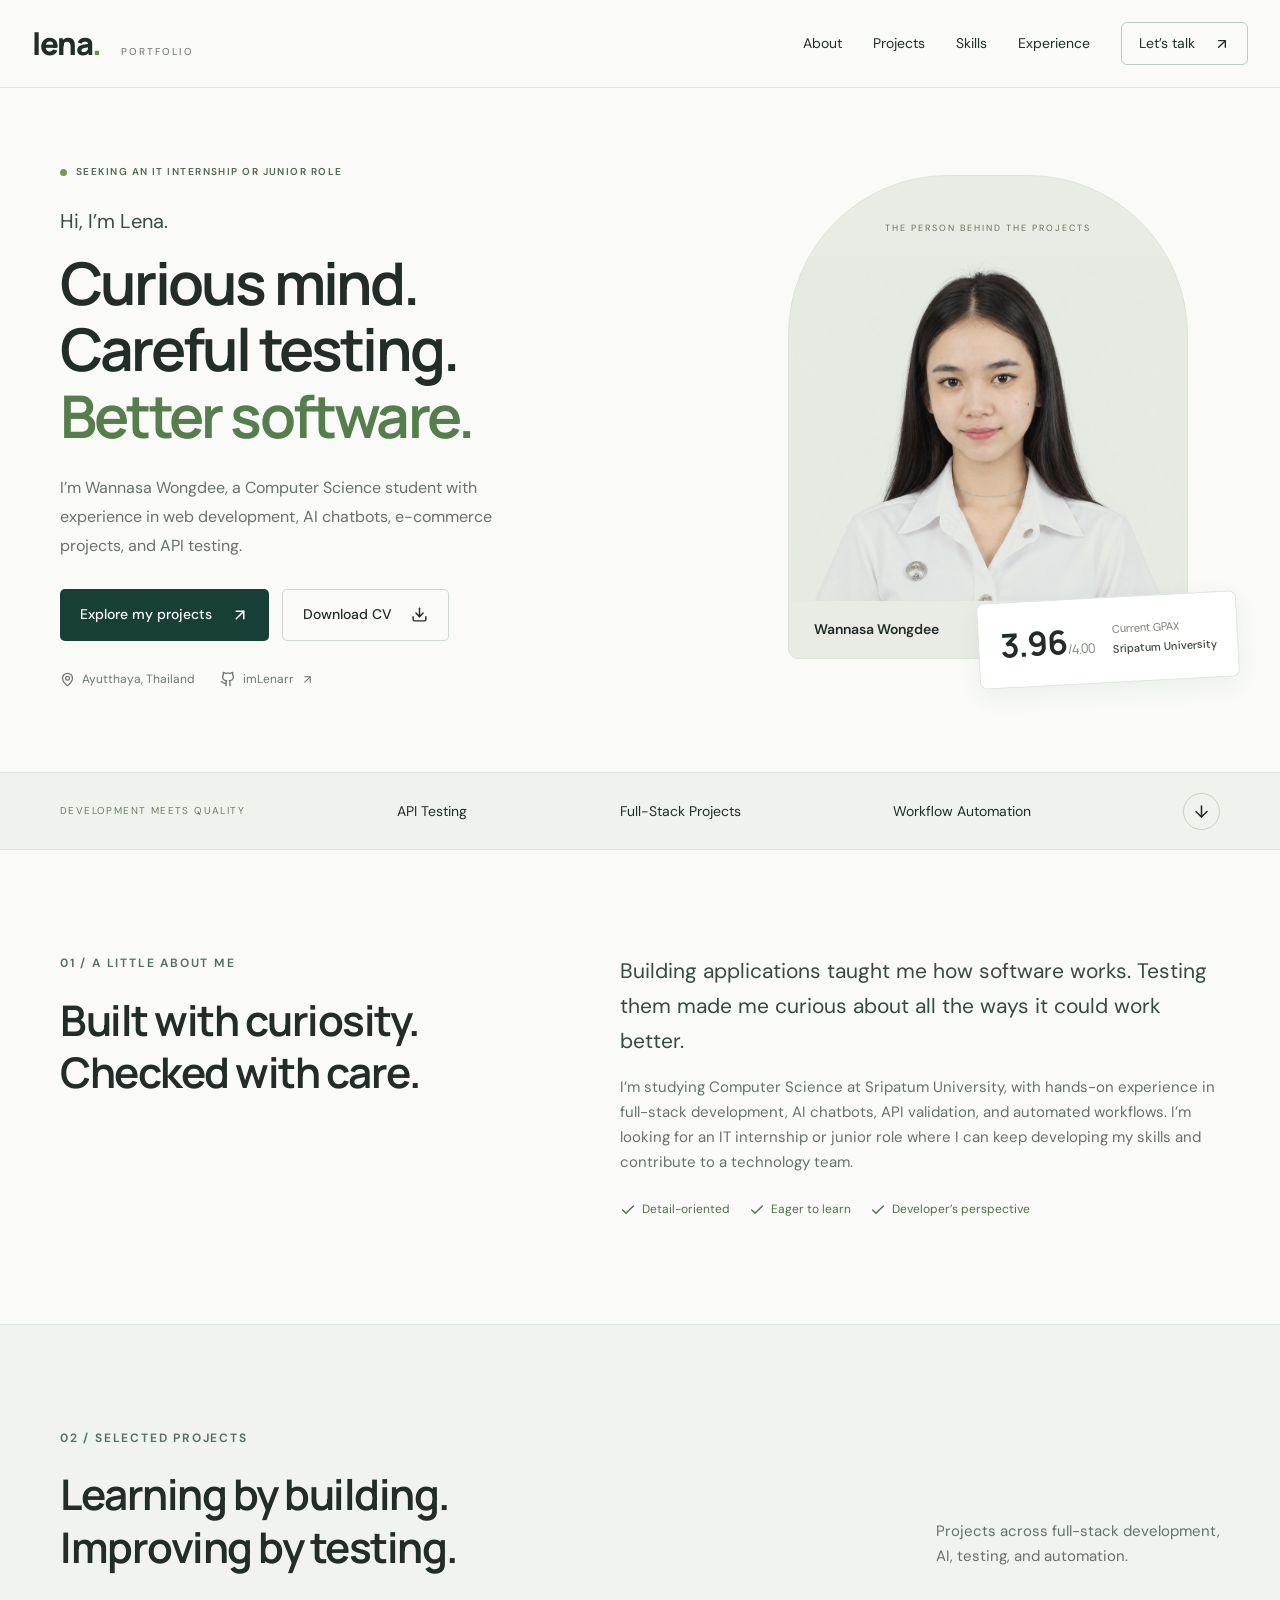
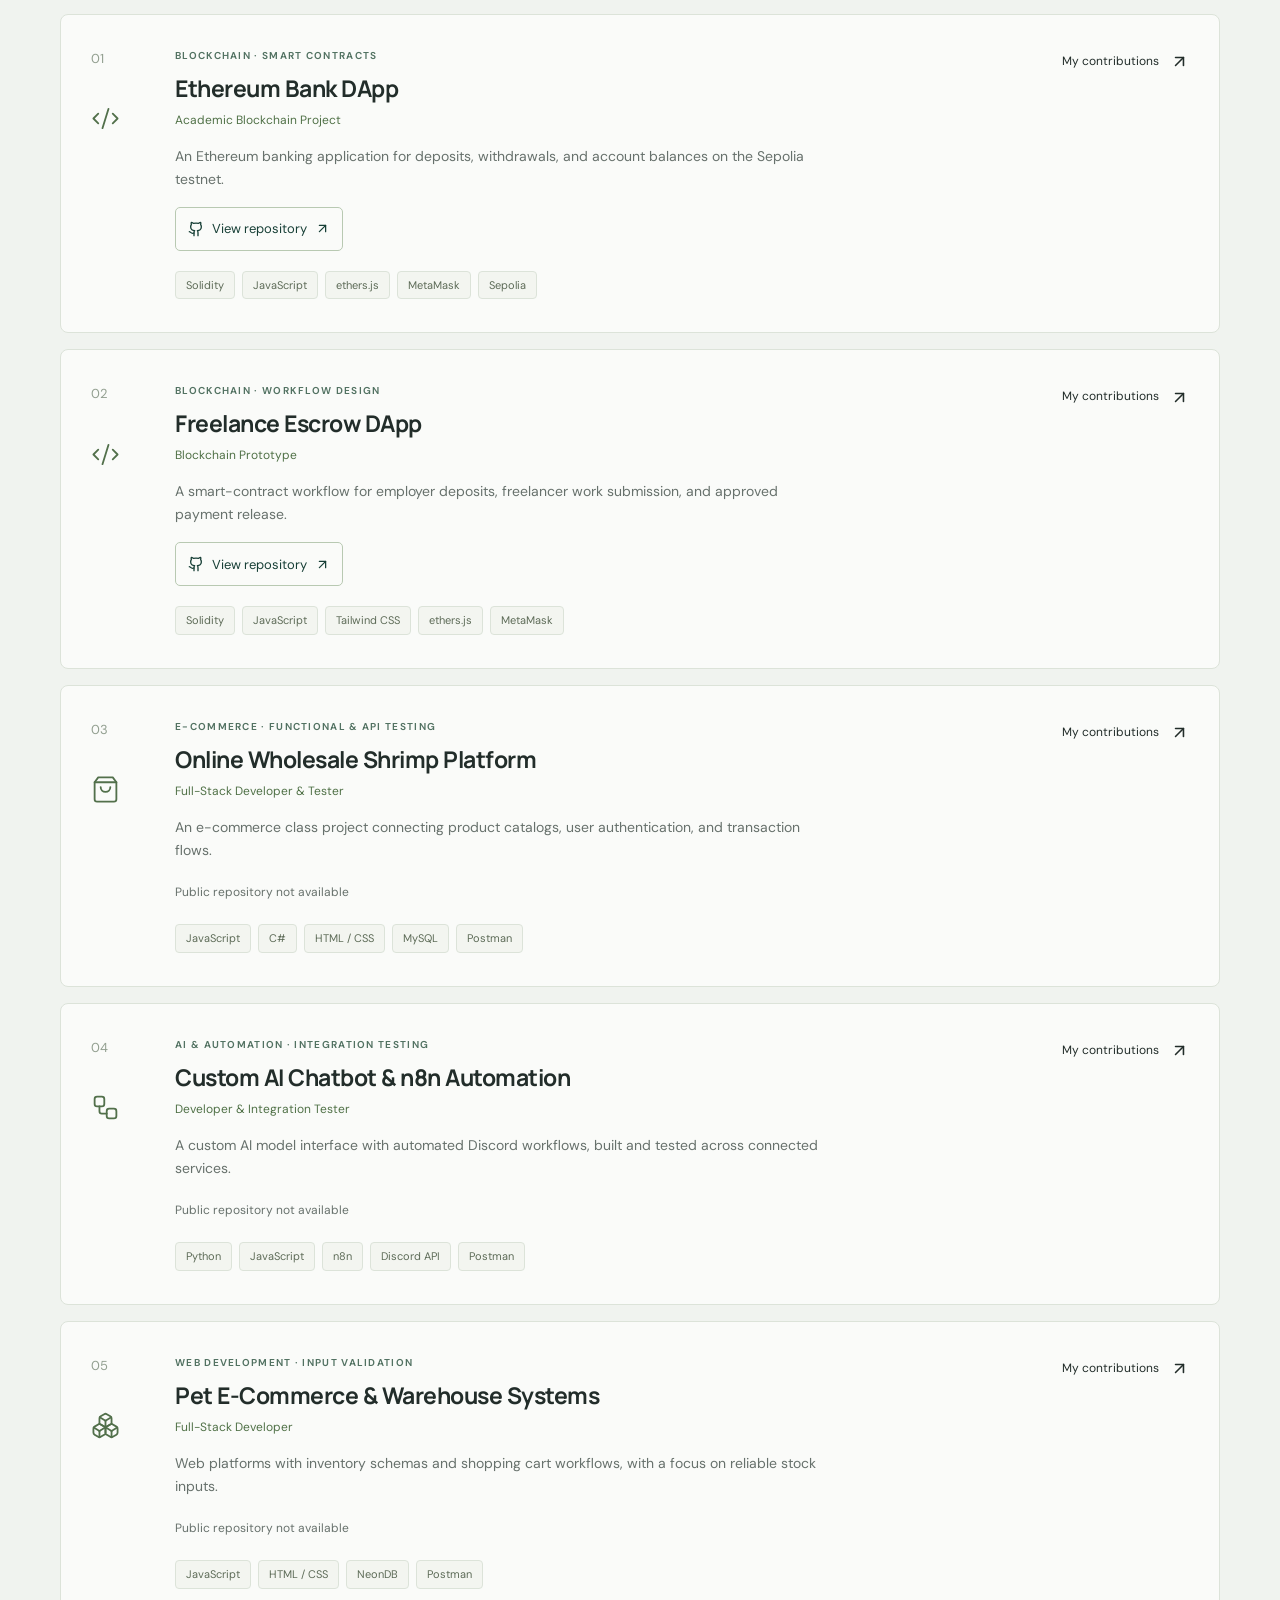
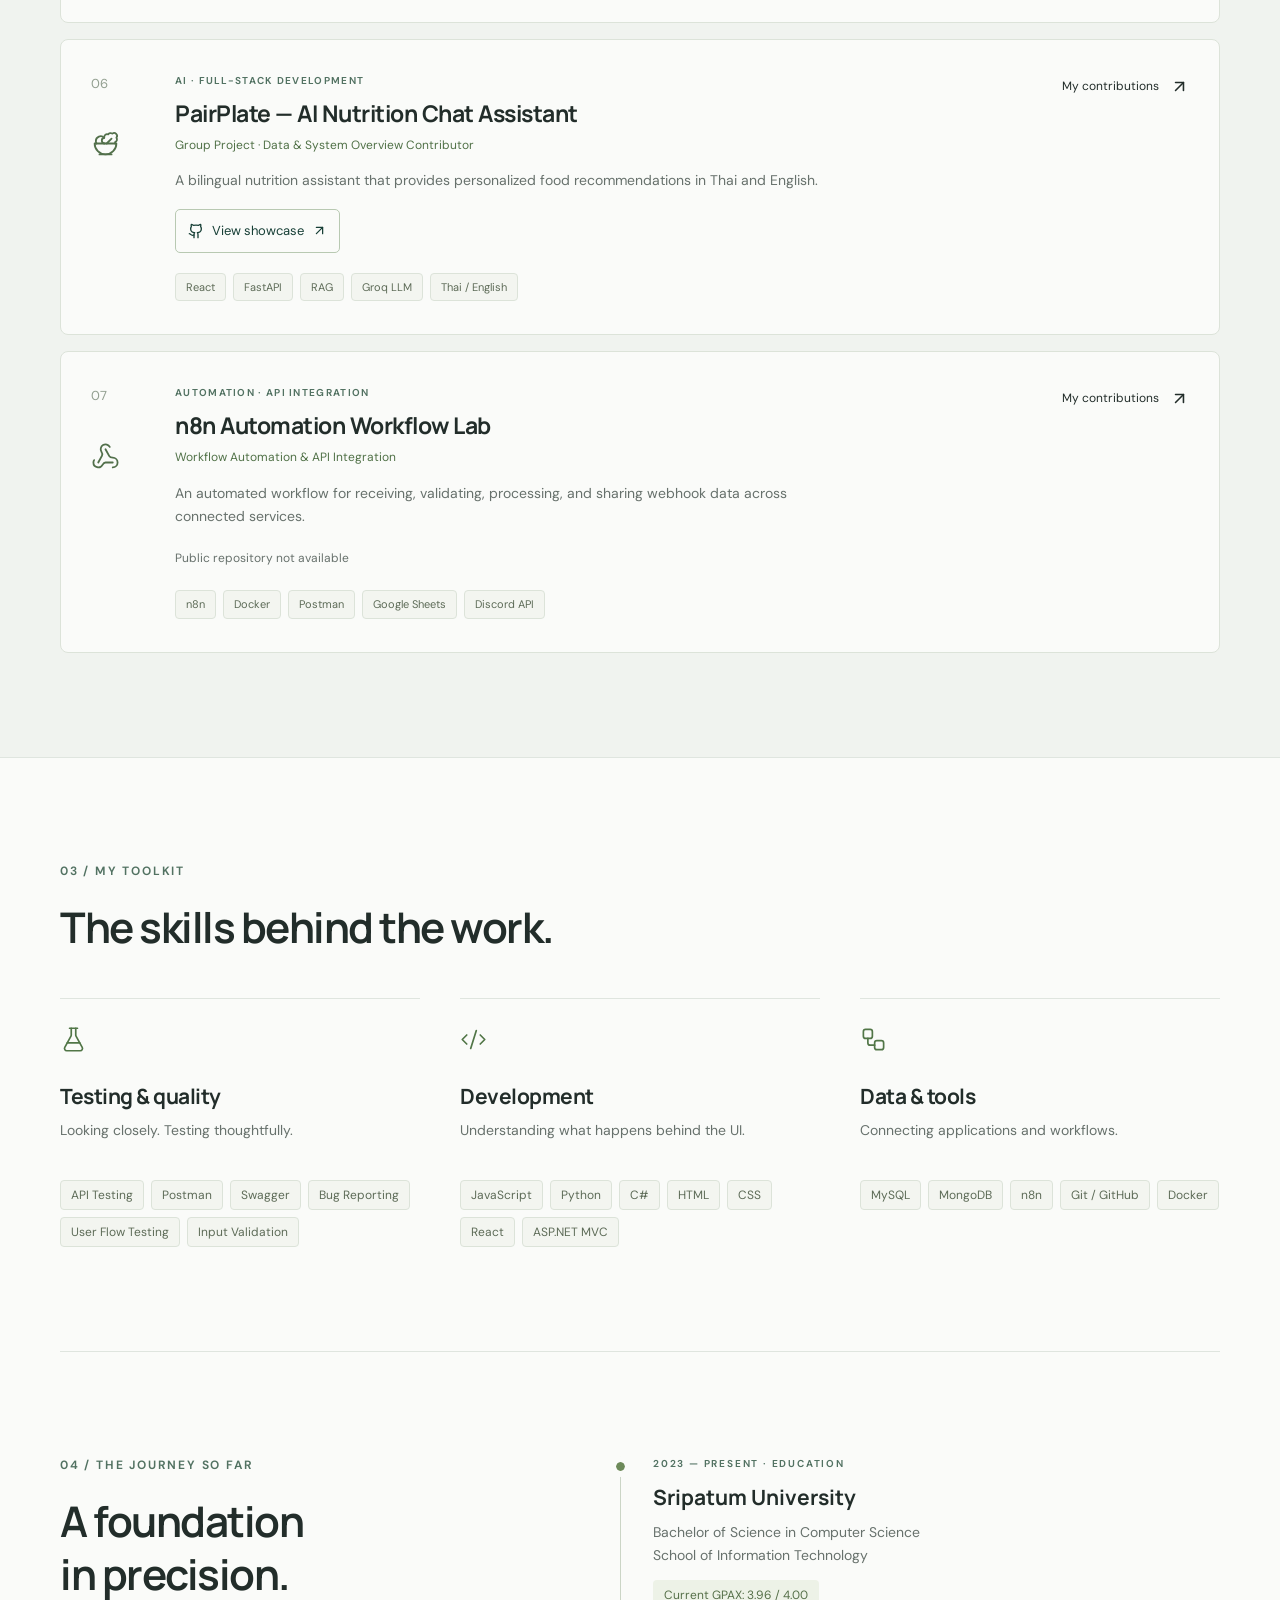
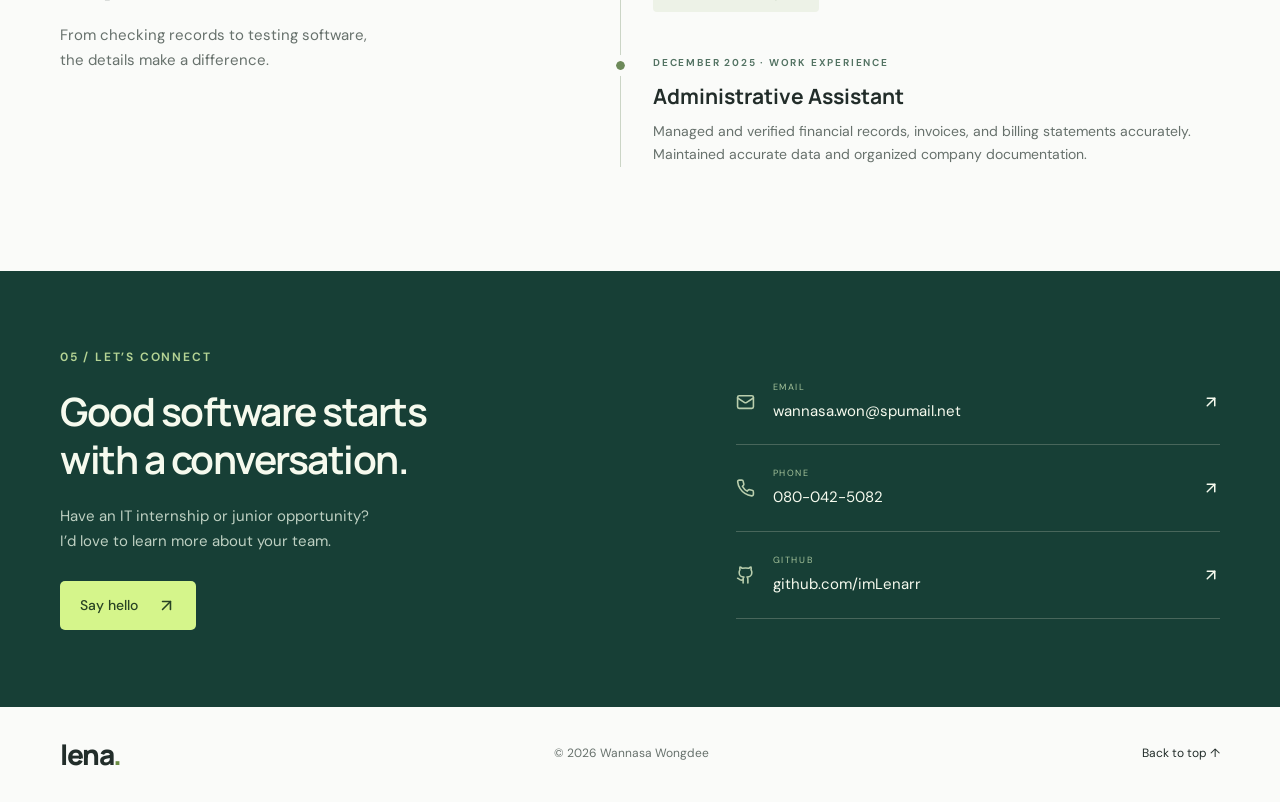
<file: index.html>
<!doctype html>
<html lang="en">
  <head>
    <meta charset="UTF-8" />
    <meta name="viewport" content="width=device-width, initial-scale=1.0" />
    <meta http-equiv="refresh" content="0; url=/portfolio/" />
    <title>Redirecting to Lena's portfolio</title>
    <script>window.location.replace('/portfolio/' + window.location.search + window.location.hash);</script>
  </head>
  <body><a href="/portfolio/">Open Lena's portfolio</a></body>
</html>
</file>
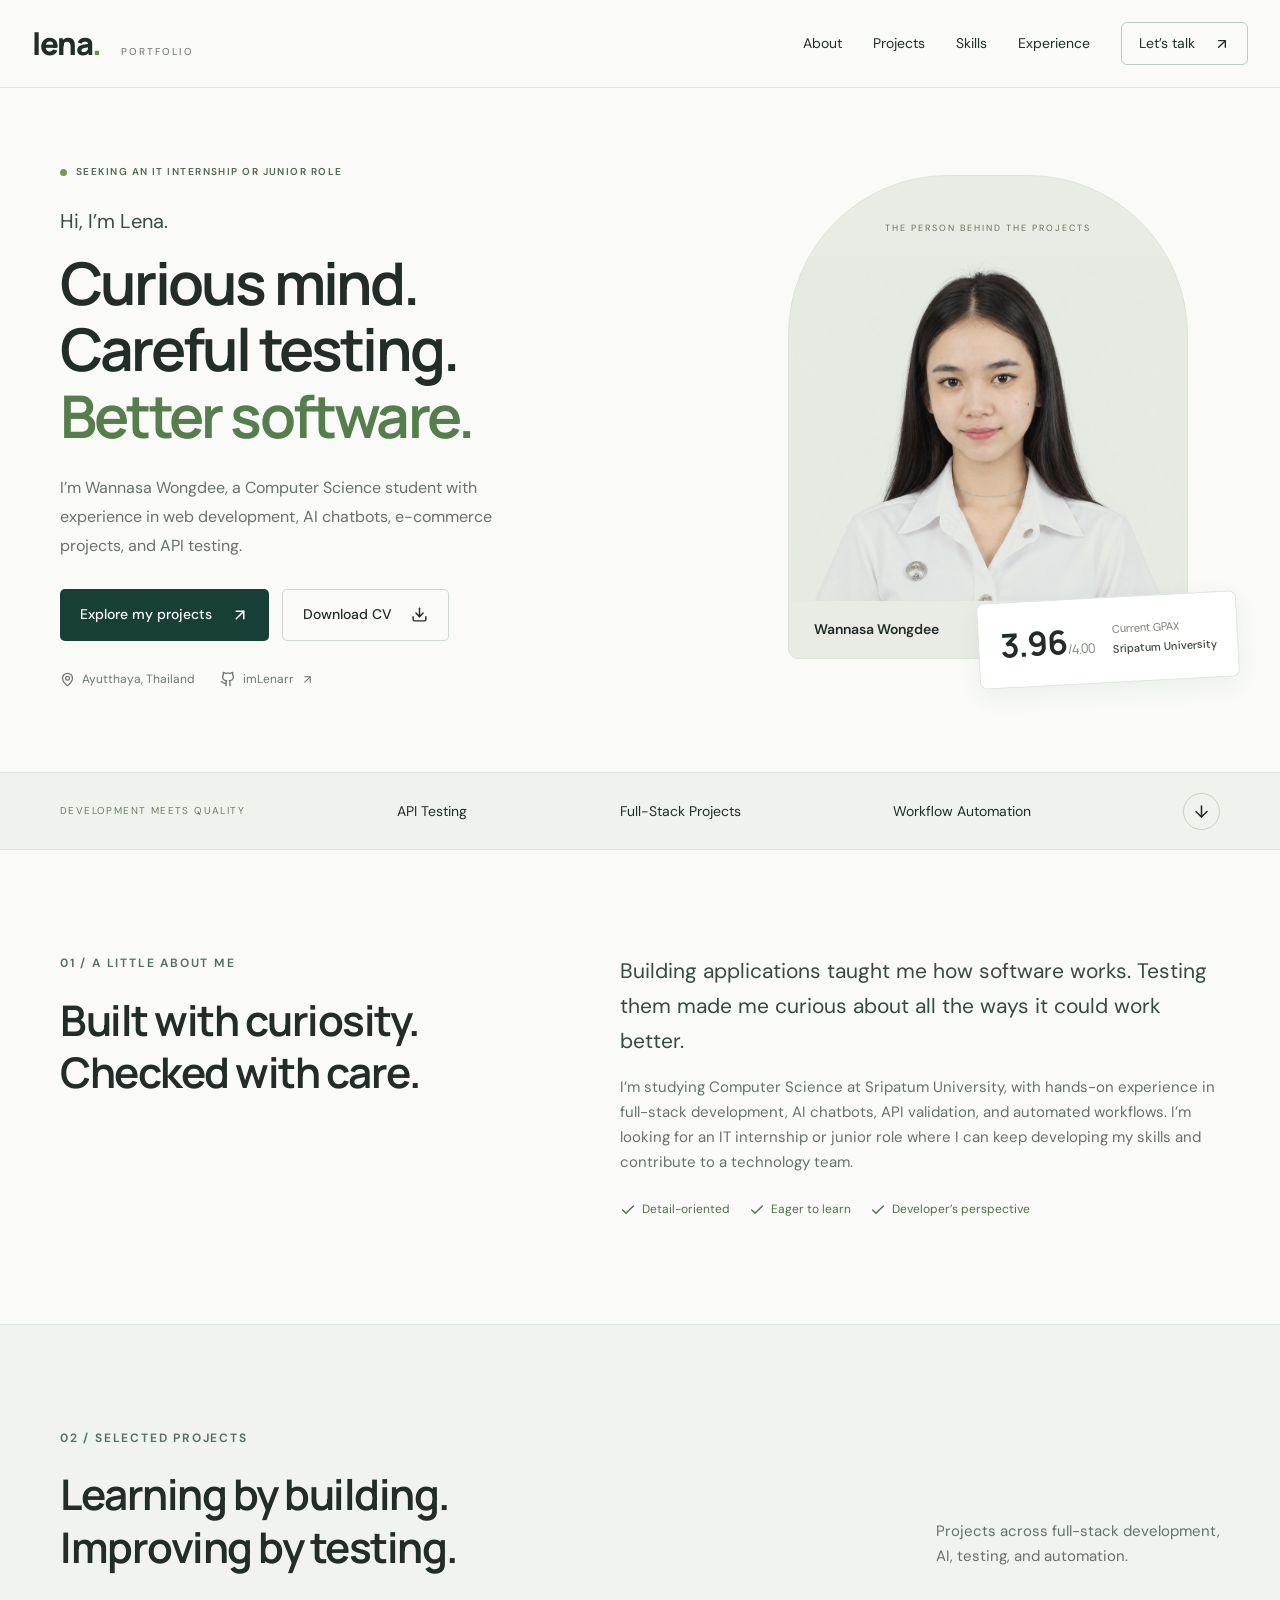
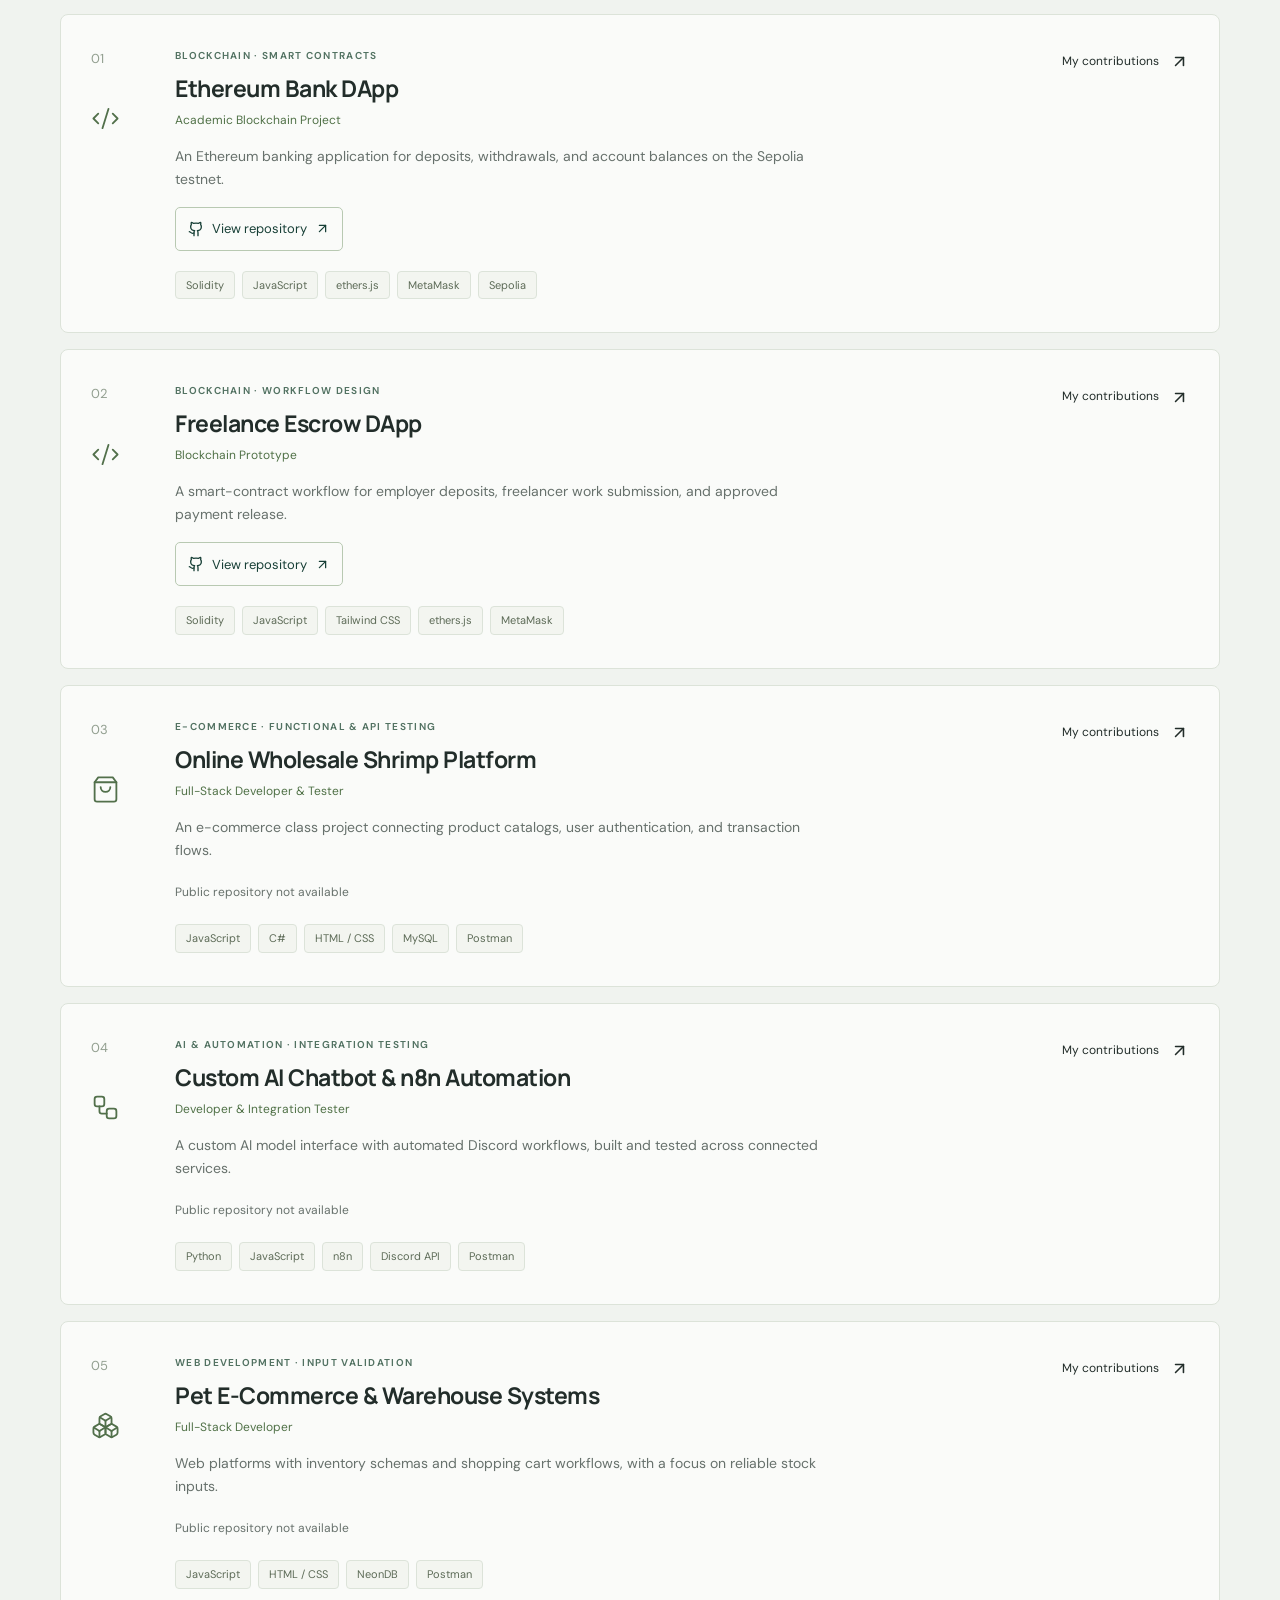
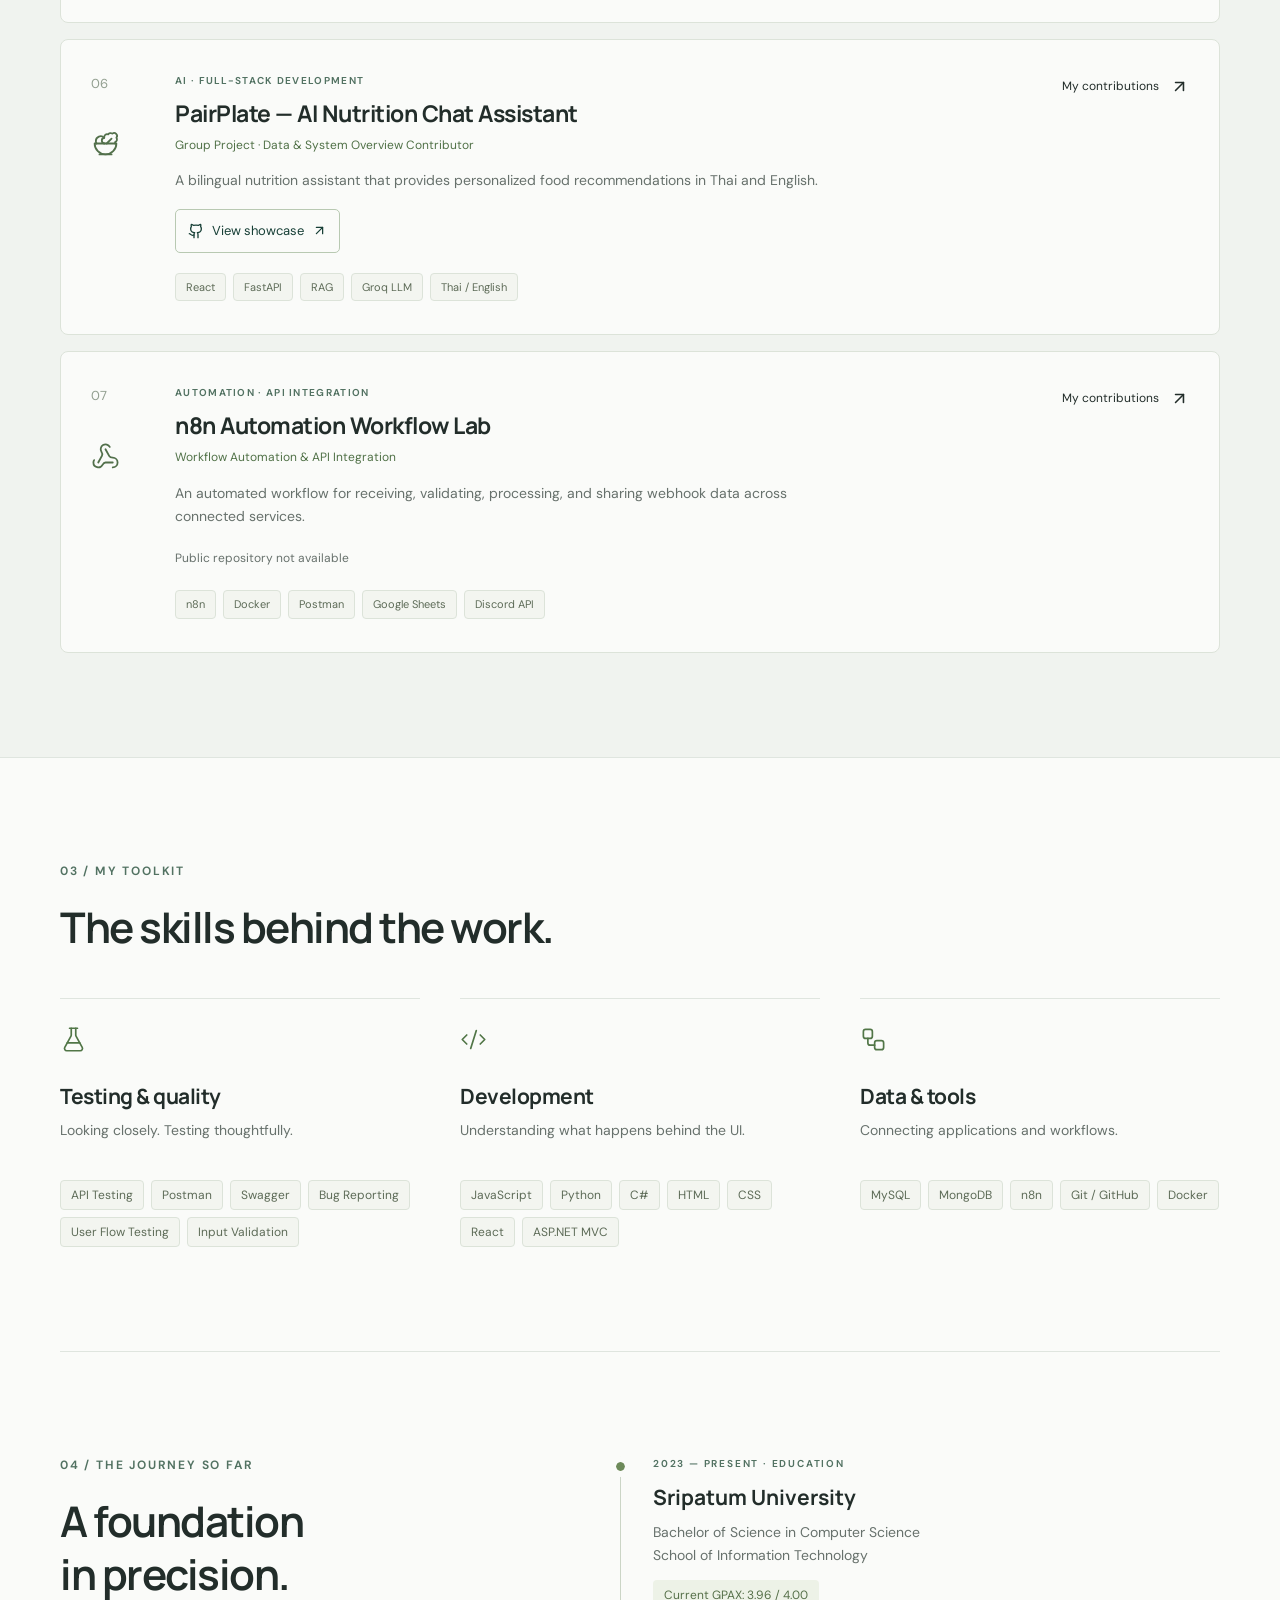
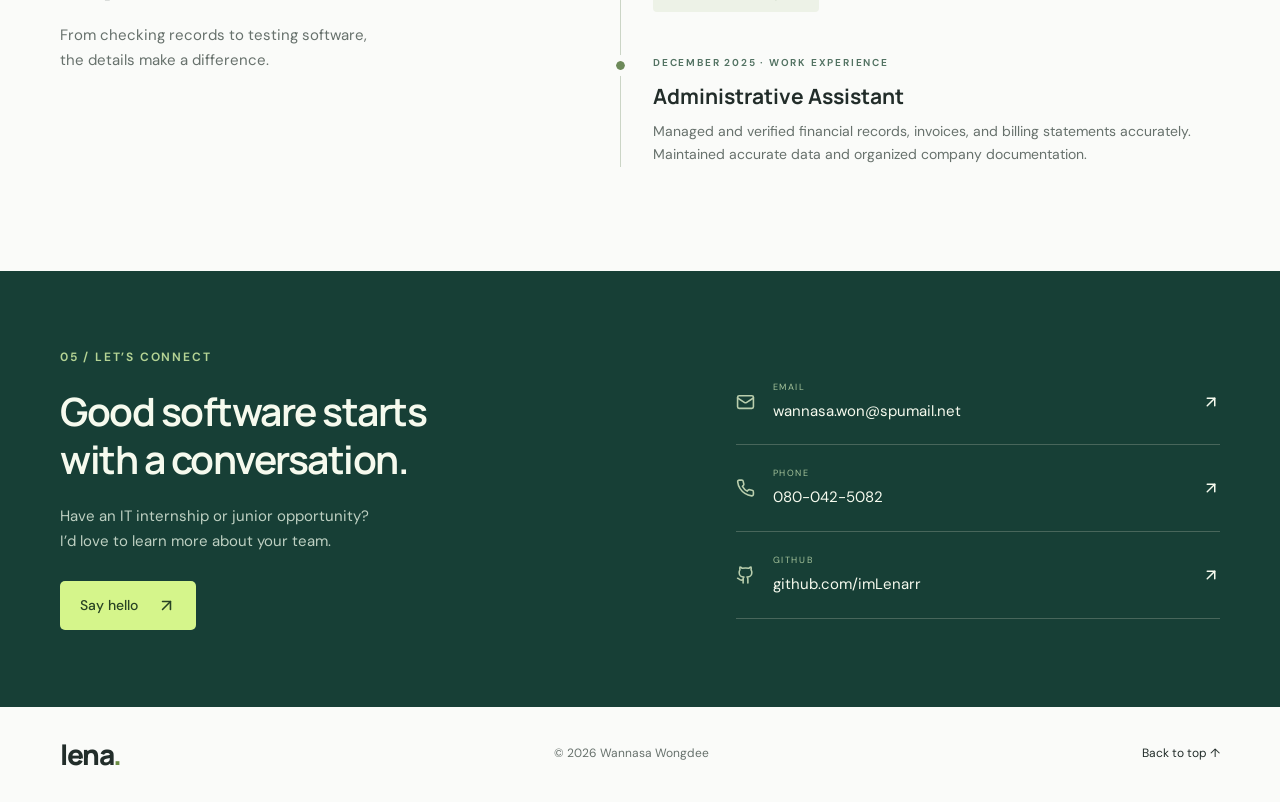
<file: portfolio/index.html>
<!doctype html>
<html lang="en">
  <head>
    <meta charset="UTF-8" />
    <meta name="viewport" content="width=device-width, initial-scale=1.0" />
    <meta name="theme-color" content="#f8fafb" />
    <meta name="description" content="Wannasa Wongdee (Lena) — Computer Science student at Sripatum University seeking an IT internship or junior role. Explore projects in AI, API testing, web development, and automation." />
    <link rel="icon" type="image/svg+xml" href="/portfolio/favicon.svg" />
    <title>Lena · Wannasa Wongdee | Computer Science Portfolio</title>
    <script type="module" crossorigin src="/portfolio/assets/index-CVLNutjx.js"></script>
    <link rel="stylesheet" crossorigin href="/portfolio/assets/index-BDJmI_fY.css">
  </head>
  <body><div id="root"></div></body>
</html>
</file>
<file: portfolio/assets/index-BDJmI_fY.css>
@import"https://fonts.googleapis.com/css2?family=DM+Sans:wght@400;450;500;550;600;650;700&family=Manrope:wght@400;500;600;650;700;750;800&display=swap";:root{font-family:DM Sans,sans-serif;color:#222d2a;background:#fafbf9;font-synthesis:none;font-weight:400;line-height:1.65;--green:#173f36;--muted:#67716c;--line:#dfe5df;--lime:#d5f58b}*{box-sizing:border-box}html{scroll-behavior:smooth;scroll-padding-top:100px}body{margin:0}a{color:inherit;text-decoration:none}button{font:inherit;cursor:pointer}button,a{-webkit-tap-highlight-color:transparent}a,button{touch-action:manipulation}button:focus-visible,a:focus-visible{outline:3px solid #629b35;outline-offset:5px}svg{flex-shrink:0}button{color:inherit}h1,h2,h3,p{margin:0}h1,h2,h3{font-family:Manrope,sans-serif}h2{font-size:clamp(2rem,3.3vw,2.8rem);font-weight:650;line-height:1.25;letter-spacing:-1.5px}h3{line-height:1.35}p{color:var(--muted)}.container{width:min(1160px,calc(100% - 96px));margin:auto}.section{padding-top:104px;padding-bottom:104px}.eyebrow{font-size:12px;font-weight:650;letter-spacing:1.8px;line-height:1.6;color:#527262;margin-bottom:20px}.skip-link{position:fixed;top:-100px;z-index:30;background:var(--green);color:#fff;padding:12px}.skip-link:focus{top:0}header{height:88px;border-bottom:1px solid var(--line);background:#fafbf9f5;position:sticky;top:0;z-index:10;-webkit-backdrop-filter:blur(14px);backdrop-filter:blur(14px)}.nav-wrap{width:min(1260px,calc(100% - 64px));height:100%;margin:auto;display:flex;align-items:center;justify-content:space-between}.brand{font-family:Manrope,sans-serif;font-size:31px;font-weight:800;letter-spacing:-1.5px}.brand>span:first-child{color:#6b8d44}.brand .brand-label{font-family:DM Sans,sans-serif;font-size:10px;font-weight:500;letter-spacing:2px;margin-left:20px;color:#7b837d}nav{display:flex;align-items:center;gap:31px;font-size:14px}nav>a:hover{color:#54823c}.nav-contact{display:flex;align-items:center;gap:19px;border:1px solid #becac0;border-radius:6px;padding:9px 17px}.menu-button{display:none}.hero{display:grid;grid-template-columns:1.3fr 1fr;gap:70px;align-items:center;padding-top:76px;padding-bottom:83px}.availability{display:flex;align-items:center;gap:9px;font-size:10px;letter-spacing:1.45px;color:#4d6855;font-weight:600;margin-bottom:24px}.availability>span{width:7px;height:7px;background:#77984f;border-radius:50%}.intro{font-size:20px;color:#394c40;margin-bottom:12px}h1{font-size:clamp(2.9rem,4.6vw,4rem);letter-spacing:-2.8px;line-height:1.13;font-weight:650}h1>span{color:#567d4c}.hero-description{font-size:16px;line-height:1.8;max-width:470px;margin-top:25px}.hero-actions{display:flex;gap:13px;margin-top:29px}.button{display:inline-flex;align-items:center;justify-content:center;gap:19px;font-size:14px;font-weight:500;padding:13px 20px;border-radius:5px;transition:transform .2s,background .2s}.button:hover{transform:translateY(-2px)}.primary{background:var(--green);color:#fff}.primary:hover{background:#265947}.secondary{border:1px solid #cfd7ce}.hero-meta{display:flex;gap:25px;font-size:12px;margin-top:29px;color:#6b766e}.hero-meta>span,.hero-meta>a{display:flex;align-items:center;gap:7px}.hero-visual{position:relative;padding:10px 6px 30px 15px}.portrait-frame{background:#e8ece5;border-radius:160px 160px 10px 10px;overflow:hidden;position:relative;max-width:400px;margin:auto;border:1px solid #dce2d8;padding-top:45px}.photo-caption{display:block;text-align:center;position:relative;z-index:1;font-size:9px;letter-spacing:2px;color:#617254}.portrait-frame img{display:block;width:100%;height:345px;object-fit:cover;object-position:50% 15%;margin-top:20px;mix-blend-mode:multiply}.portrait-label{background:#e8ece5;padding:17px 25px;display:flex;justify-content:space-between;align-items:center;gap:10px}.portrait-label>span:first-child{font-size:14px;font-weight:600}.portrait-label>span:last-child{font-size:9px;letter-spacing:1px;color:#677760}.gpa-note{position:absolute;right:-18px;bottom:5px;display:flex;align-items:center;gap:18px;background:#fff;border:1px solid var(--line);box-shadow:0 8px 25px #1b3c3610;border-radius:7px;padding:15px 21px;transform:rotate(-3deg)}.gpa-number{font-family:Manrope,sans-serif;font-weight:700;font-size:33px;letter-spacing:-1px}.gpa-number>span{font-size:13px;color:#7c867c;font-weight:400}.gpa-note>span:last-child{font-size:11px;color:#788073;line-height:1.8}.gpa-note strong{font-weight:500;color:#384438}.focus-strip{border-block:1px solid var(--line);background:#f0f3ed}.focus-strip>.container{display:flex;align-items:center;justify-content:space-between;gap:15px;min-height:76px;font-size:14px}.focus-strip span:first-child{font-size:10px;letter-spacing:1.4px;color:#6c7c67}.focus-strip a{display:flex;border:1px solid #c5d0bf;padding:8px;border-radius:50%}.about{display:grid;grid-template-columns:1fr 1.25fr;gap:80px}.about-copy>p:first-child{font-size:21px;color:#3a493e;line-height:1.65;margin-bottom:17px}.about-copy>p:nth-child(2){font-size:15px}.qualities{display:flex;gap:19px;margin-top:26px;flex-wrap:wrap}.qualities>span{display:flex;align-items:center;gap:6px;font-size:12px;color:#4e6e47}.projects-section{background:#f0f3ef;border-block:1px solid var(--line)}.section-heading{display:flex;justify-content:space-between;align-items:end;gap:25px;margin-bottom:40px}.section-heading>p{font-size:15px;margin-bottom:5px}.project{display:grid;grid-template-columns:64px 1fr 155px;gap:20px;background:#fafbf9;border:1px solid #dce3d9;border-radius:8px;padding:33px 30px;margin-top:16px}.project-index{font-size:13px;color:#929f90;display:flex;flex-direction:column;gap:35px}.project-index svg{color:#52704b}.project-content .eyebrow{font-size:10px;letter-spacing:1.3px;margin-bottom:9px}.project h3{font-size:23px;letter-spacing:-.5px;margin-bottom:7px}.project .role{font-size:12px;color:#507147;margin-bottom:14px}.project-content>p:not(.eyebrow):not(.role){font-size:14px;max-width:650px}.tags{display:flex;gap:7px;flex-wrap:wrap;margin-top:20px}.tags span{font-size:11px;line-height:1.5;padding:5px 10px;border:1px solid #dce3d9;background:#f3f5f0;border-radius:4px;color:#5d6b57}.project-toggle{align-self:start;display:flex;align-items:center;justify-content:end;gap:11px;background:none;border:0;font-size:12px;padding:4px 0}.project-toggle:hover{color:#4c8139}.contributions{font-size:14px;color:#54654e;padding-left:18px;margin:25px 0 0}.contributions li+li{margin-top:8px}.skills-grid{display:grid;grid-template-columns:repeat(3,1fr);gap:40px;margin-top:44px}.skill{border-top:1px solid var(--line);padding-top:27px}.skill>svg{color:#517647;margin-bottom:21px}.skill h3{font-size:21px;letter-spacing:-.5px;margin-bottom:8px}.skill>p{font-size:14px;min-height:46px}.skill .tags{margin-top:15px}.skill .tags span{font-size:12px}.experience{display:grid;grid-template-columns:1fr 1.25fr;gap:80px;border-top:1px solid var(--line)}.section-description{font-size:15px;margin-top:23px}.timeline{border-left:1px solid #cbd5c6;padding-left:32px}.timeline article{position:relative}.timeline article:before{content:"";position:absolute;top:6px;left:-37px;width:9px;height:9px;background:#6d8a5a;border-radius:50%;outline:6px solid #fafbf9}.timeline article+article{margin-top:43px}.timeline .eyebrow{font-size:10px;margin-bottom:11px}.timeline h3{font-size:21px;margin-bottom:10px}.timeline article>p:not(.eyebrow){font-size:14px}.education-gpa{display:inline-block;background:#edf2e7;padding:6px 11px;color:#567049;border-radius:4px;font-size:12px;margin-top:13px}.contact-section{background:var(--green);color:#f6faee}.contact-inner{display:grid;grid-template-columns:1.25fr 1fr;gap:70px;padding-block:77px}.contact-inner .eyebrow{color:#b4d394}.contact-inner h2{font-size:39px}.contact-inner p:not(.eyebrow){color:#bed0c2;font-size:15px;margin-top:20px}.lime{background:var(--lime);color:#284324;margin-top:27px}.contact-links{align-self:center}.contact-links>a{display:flex;align-items:center;gap:18px;border-bottom:1px solid #48665b;padding:21px 0}.contact-links>a>svg:first-child{width:19px;color:#b9cead}.contact-links>a>svg:last-child{margin-left:auto}.contact-links small{display:block;font-size:9px;letter-spacing:1.6px;color:#a5c39b;margin-bottom:4px}.contact-links span{font-size:15px;overflow-wrap:anywhere}.contact-links a:hover{color:var(--lime)}footer{display:flex;align-items:center;justify-content:space-between;min-height:95px;gap:20px}footer p,footer>a:last-child{font-size:12px}footer .brand{font-size:28px}@media(min-width:1600px){.hero{padding-block:100px}h1{font-size:68px}}@media(max-width:1000px){.container{width:calc(100% - 56px)}.hero{gap:35px}h1{font-size:48px}.hero-actions{flex-wrap:wrap}.portrait-frame img{height:320px}.gpa-note{right:-5px;padding:12px}.portrait-label{padding:16px}.portrait-label>span:last-child{display:none}.about,.experience{gap:40px}.project{grid-template-columns:45px 1fr}.project-toggle{grid-column:2;justify-self:start}.contact-inner{gap:40px}.contact-inner h2{font-size:33px}nav{gap:20px}.brand .brand-label{display:none}}@media(max-width:700px){html{scroll-padding-top:80px}.container{width:calc(100% - 40px)}header{height:70px}.nav-wrap{width:calc(100% - 40px)}.menu-button{display:flex;padding:9px;background:none;border:1px solid var(--line);border-radius:5px}nav{display:none;position:absolute;top:69px;left:0;right:0;padding:20px;background:#fafbf9;border-bottom:1px solid var(--line);box-shadow:0 9px 14px #18352909}nav.open{display:flex;align-items:stretch;flex-direction:column;gap:0}nav a{padding:12px}.nav-contact{margin-top:10px;justify-content:space-between}.hero{grid-template-columns:1fr;gap:35px;padding-top:44px;padding-bottom:45px}.availability{font-size:9px;letter-spacing:1px;flex-wrap:wrap}.intro{font-size:18px}h1{font-size:clamp(40px,10.5vw,60px);letter-spacing:-2px}.hero-description{font-size:15px}.hero-actions{gap:10px}.button{font-size:13px;padding:12px 15px;gap:12px}.hero-meta{gap:19px;font-size:11px}.hero-visual{max-width:340px;width:100%;justify-self:center;padding:10px 12px 25px}.portrait-frame{padding-top:35px}.portrait-frame img{height:285px}.portrait-label>span:last-child{display:block}.gpa-note{right:0;bottom:0}.focus-strip>.container{flex-wrap:wrap;padding-block:18px;justify-content:flex-start;gap:10px 19px;font-size:12px}.focus-strip span:first-child{width:100%;font-size:9px}.focus-strip a{margin-left:auto;padding:4px}.section{padding-block:64px}.about,.experience{grid-template-columns:1fr;gap:28px}.eyebrow{font-size:10px;margin-bottom:15px}h2{font-size:31px;letter-spacing:-1px}.about-copy>p:first-child{font-size:19px}.qualities{gap:12px}.section-heading{display:block;margin-bottom:26px}.section-heading>p{margin-top:20px;font-size:14px}.desktop-break{display:none}.project{grid-template-columns:1fr;padding:24px;gap:15px}.project-index{flex-direction:row;justify-content:space-between;align-items:center}.project-index svg{width:23px}.project h3{font-size:21px}.project-toggle{grid-column:1;min-height:40px}.project-content .eyebrow{font-size:9px}.skills-grid{grid-template-columns:1fr;gap:31px;margin-top:28px}.skill>svg{margin-bottom:13px}.skill>p{min-height:0}.experience .section-description{margin-top:15px}.timeline{margin-left:6px}.contact-inner{grid-template-columns:1fr;gap:28px;padding-block:60px}.contact-inner h2{font-size:32px}.contact-links>a{padding:18px 0}.contact-links span{font-size:14px}footer{flex-wrap:wrap;padding-block:22px;gap:12px}footer p{font-size:11px}footer>a:last-child{font-size:11px}}@media(prefers-reduced-motion:reduce){html{scroll-behavior:auto}*,*:before,*:after{transition:none!important;animation:none!important}}.project-repository{margin-top:16px}.project-repository a{display:inline-flex;align-items:center;gap:8px;min-height:44px;padding:8px 12px;border:1px solid #b8c9b2;border-radius:5px;font-size:13px;color:var(--green)}.project-repository a:hover{background:#e8efdf}.project-repository>span{font-size:12px;color:var(--muted)}
</file>
